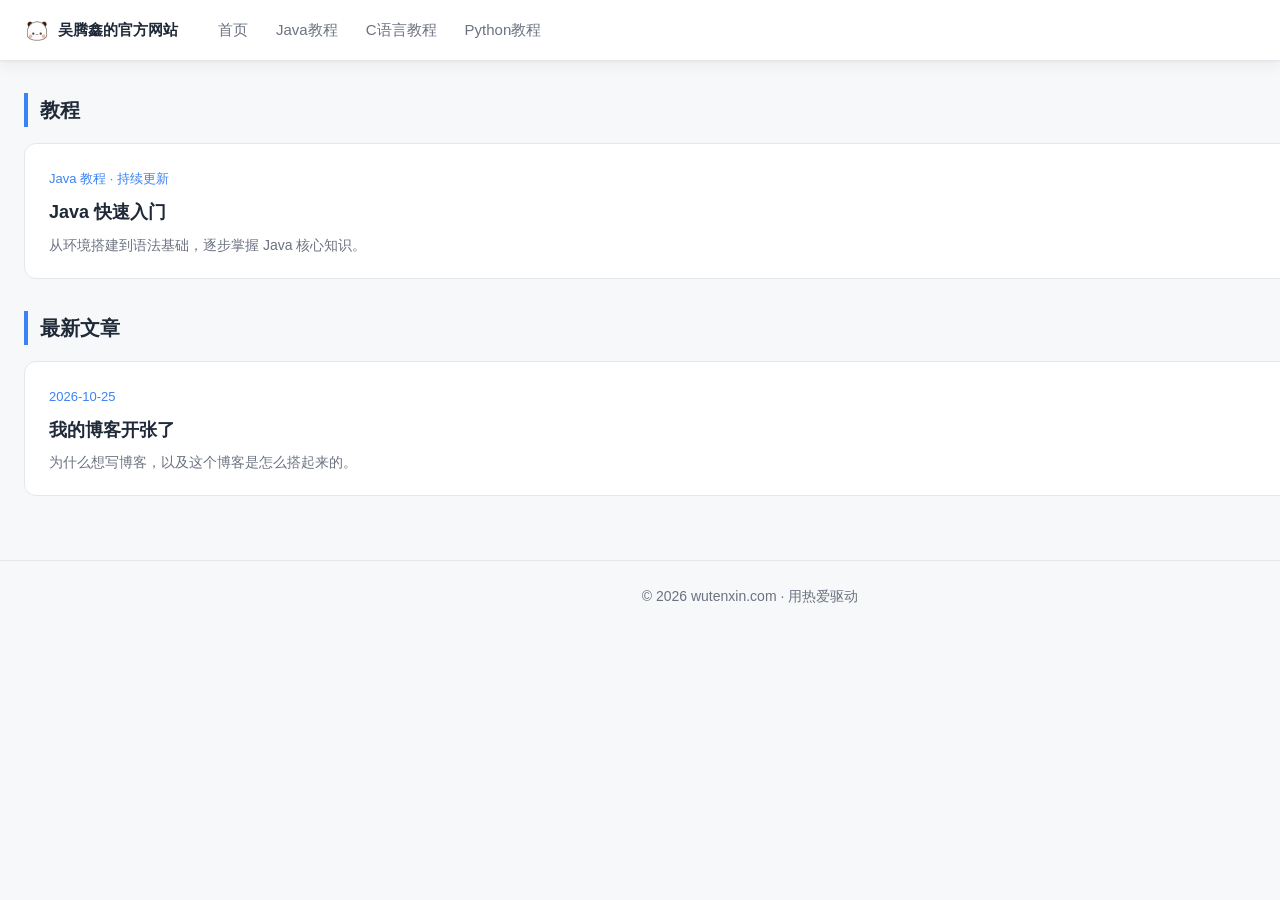
<file: index.html>
<!DOCTYPE html>
<html lang="zh-CN">
<head>
<meta charset="UTF-8">
<meta name="viewport" content="width=device-width, initial-scale=1.0">
<title>首页 - 吴腾鑫的官方网站</title>
<link rel="icon" type="image/png" href="3.png">
<link rel="stylesheet" href="css/style.css">
</head>
<body>
<header class="site-header">
  <div class="container">
    <a class="logo" href="index.html">
      <img class="logo-img" src="3.png" alt="一二头像 logo">
      <span>吴腾鑫的官方网站<span class="dot"></span></span>
    </a>
    <nav>
      <a href="index.html">首页</a>
      <a href="java/index.html">Java教程</a>
      <a href="#about">C语言教程</a>
      <a href="#about">Python教程</a>
    </nav>
  </div>
</header>

<main class="container">

  <section id="tutorials">
    <h2 class="section-title">教程</h2>
    <div class="post-list">
      <a class="post-card" href="java/index.html">
        <span class="post-date">Java 教程 · 持续更新</span>
        <h3>Java 快速入门</h3>
        <p>从环境搭建到语法基础，逐步掌握 Java 核心知识。</p>
      </a>
    </div>
  </section>
  <section id="posts">
    <h2 class="section-title">最新文章</h2>
    <div class="post-list">
      <a class="post-card" href="posts/hello-blog.html">
        <span class="post-date">2026-10-25</span>
        <h3>我的博客开张了</h3>
        <p>为什么想写博客，以及这个博客是怎么搭起来的。</p>
      </a>
    </div>
  </section>

  
</main>

<footer class="site-footer">
  <div class="container">© 2026 wutenxin.com · 用热爱驱动</div>
</footer>
</body>
</html>
</file>
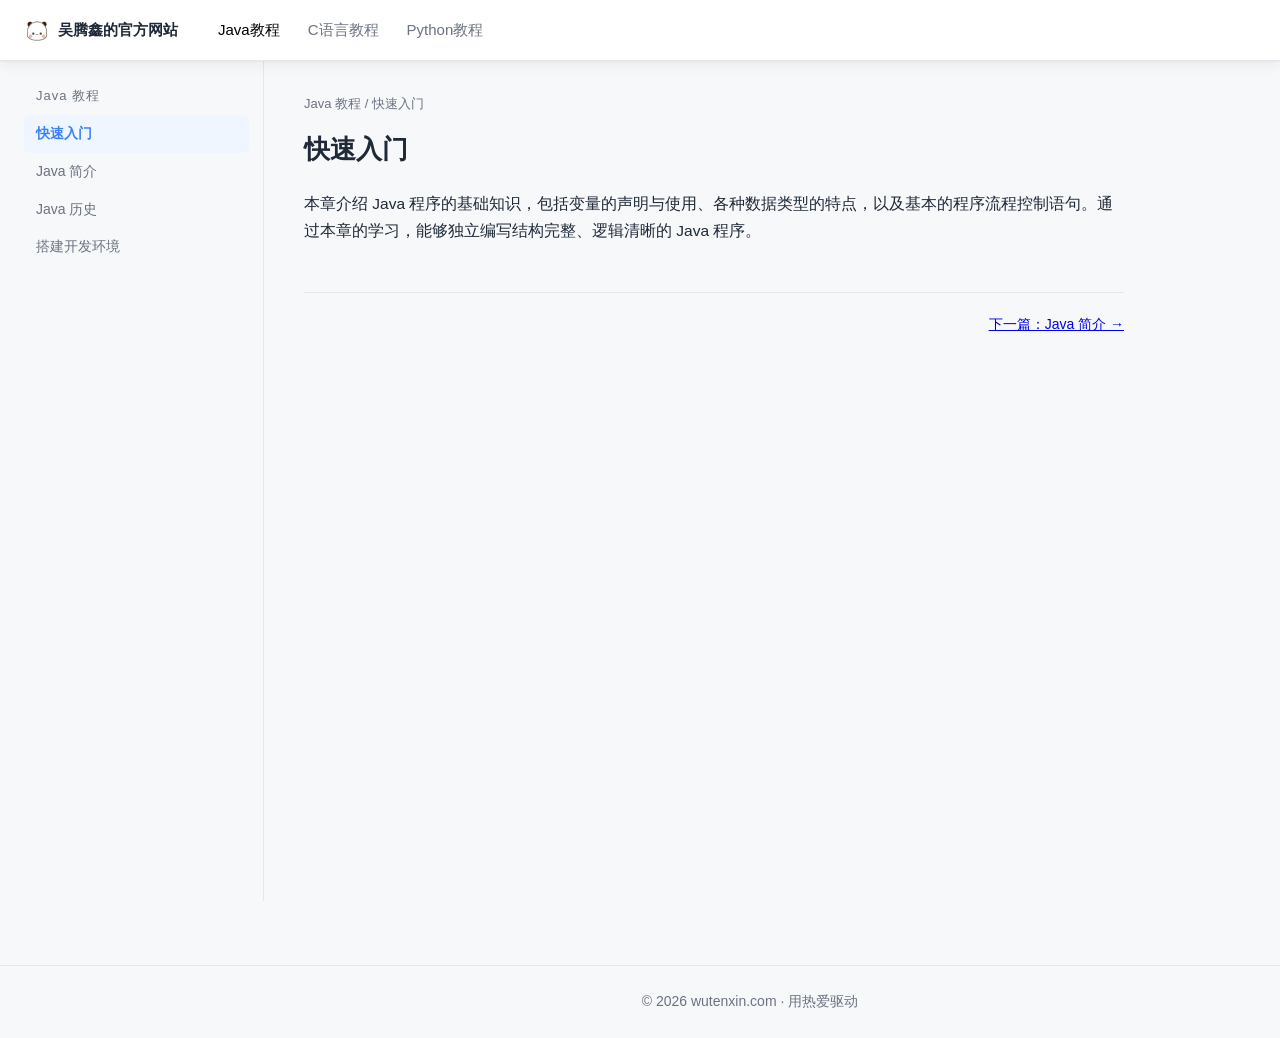
<file: java/index.html>
<!DOCTYPE html>
<html lang="zh-CN">
<head>
<meta charset="UTF-8">
<meta name="viewport" content="width=device-width, initial-scale=1.0">
<title>快速入门 - Java 教程 - 吴腾鑫的官方网站</title>
<link rel="icon" type="image/png" href="../3.png">
<link rel="stylesheet" href="../css/style.css">
</head>
<body>
<header class="site-header">
  <div class="container">
    <a class="logo" href="../index.html">
      <img class="logo-img" src="../3.png" alt="一二头像 logo">
      <span>吴腾鑫的官方网站<span class="dot"></span></span>
    </a>
    <nav>
      <a href="index.html" style="color:#000000">Java教程</a>
      <a href="../index.html#about">C语言教程</a>
      <a href="../index.html#about">Python教程</a>
    </nav>
  </div>
</header>

<div class="tutorial-wrap">
  <aside class="tutorial-nav">
    <h4>Java 教程</h4>
    <a href="index.html" class="active">快速入门</a>
    <a href="java-intro.html">Java 简介</a>
    <a href="java-history.html">Java 历史</a>
    <a href="env-setup.html">搭建开发环境</a>
  </aside>
  <article class="tutorial-main">
    <div class="crumb">Java 教程 / 快速入门</div>
    <h1>快速入门</h1>
<p>本章介绍 Java 程序的基础知识，包括变量的声明与使用、各种数据类型的特点，以及基本的程序流程控制语句。通过本章的学习，能够独立编写结构完整、逻辑清晰的 Java 程序。</p>
    <div class="pager">
<span></span>
<a href="java-intro.html">下一篇：Java 简介 →</a>
    </div>
  </article>
</div>

<footer class="site-footer">
  <div class="container">© 2026 wutenxin.com · 用热爱驱动</div>
</footer>
</body>
</html>
</file>
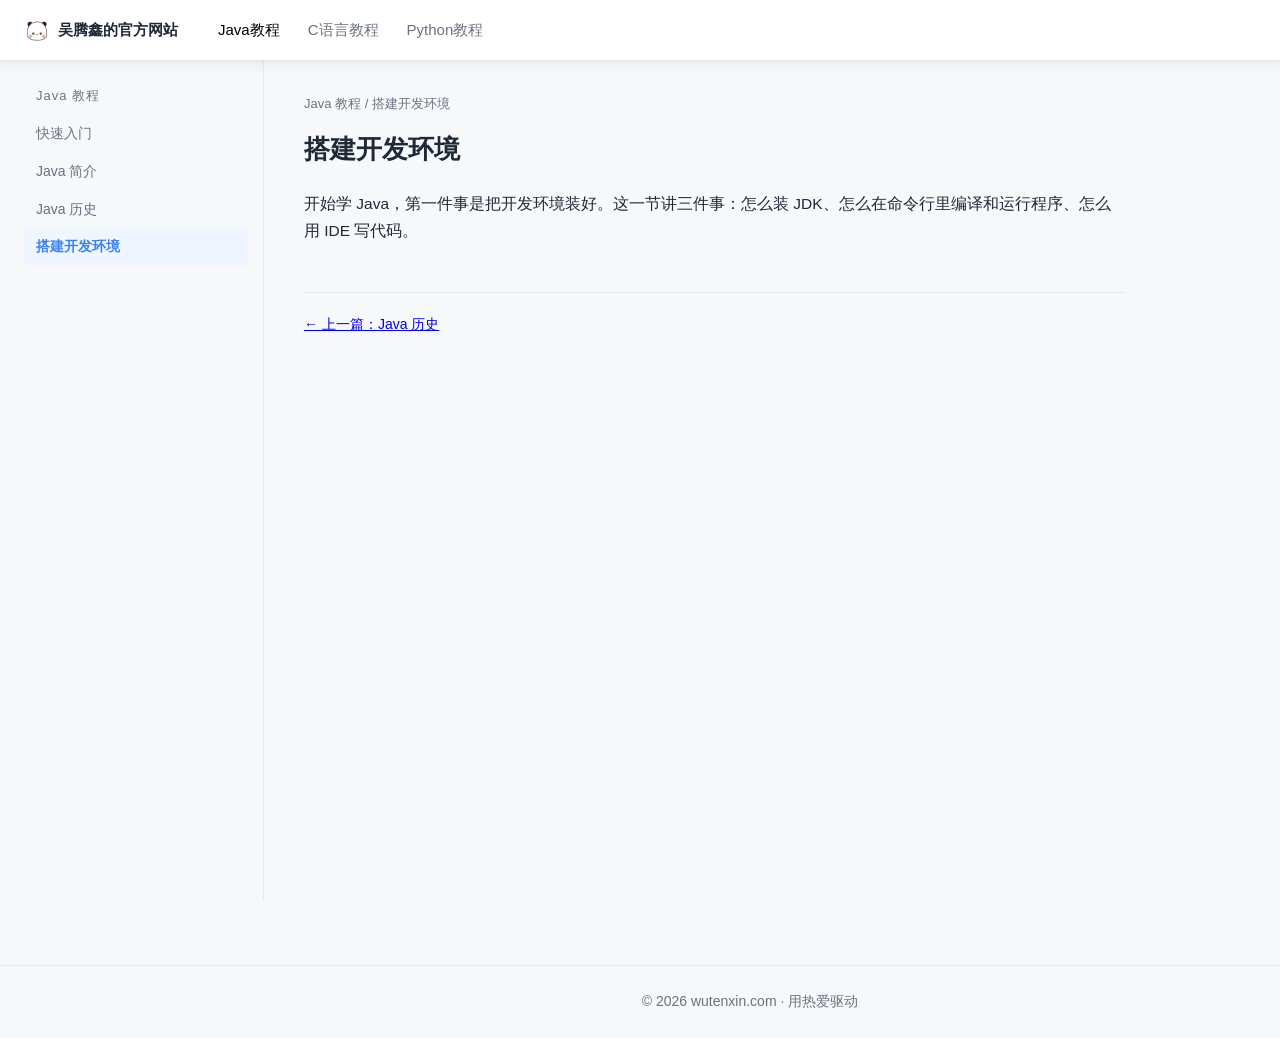
<file: java/env-setup.html>
<!DOCTYPE html>
<html lang="zh-CN">
<head>
<meta charset="UTF-8">
<meta name="viewport" content="width=device-width, initial-scale=1.0">
<title>搭建开发环境 - Java 教程 - 吴腾鑫的官方网站</title>
<link rel="icon" type="image/png" href="../3.png">
<link rel="stylesheet" href="../css/style.css">
</head>
<body>
<header class="site-header">
  <div class="container">
    <a class="logo" href="../index.html">
      <img class="logo-img" src="../3.png" alt="一二头像 logo">
      <span>吴腾鑫的官方网站<span class="dot"></span></span>
    </a>
    <nav>
      <a href="index.html" style="color:#000000">Java教程</a>
      <a href="../index.html#about">C语言教程</a>
      <a href="../index.html#about">Python教程</a>
    </nav>
  </div>
</header>

<div class="tutorial-wrap">
  <aside class="tutorial-nav">
    <h4>Java 教程</h4>
    <a href="index.html">快速入门</a>
    <a href="java-intro.html">Java 简介</a>
    <a href="java-history.html">Java 历史</a>
    <a href="env-setup.html" class="active">搭建开发环境</a>
  </aside>
  <article class="tutorial-main">
    <div class="crumb">Java 教程 / 搭建开发环境</div>
    <h1>搭建开发环境</h1>
<p>开始学 Java，第一件事是把开发环境装好。这一节讲三件事：怎么装 JDK、怎么在命令行里编译和运行程序、怎么用 IDE 写代码。</p>
    <div class="pager">
<a href="java-history.html">← 上一篇：Java 历史</a>
<span></span>
    </div>
  </article>
</div>

<footer class="site-footer">
  <div class="container">© 2026 wutenxin.com · 用热爱驱动</div>
</footer>
</body>
</html>
</file>
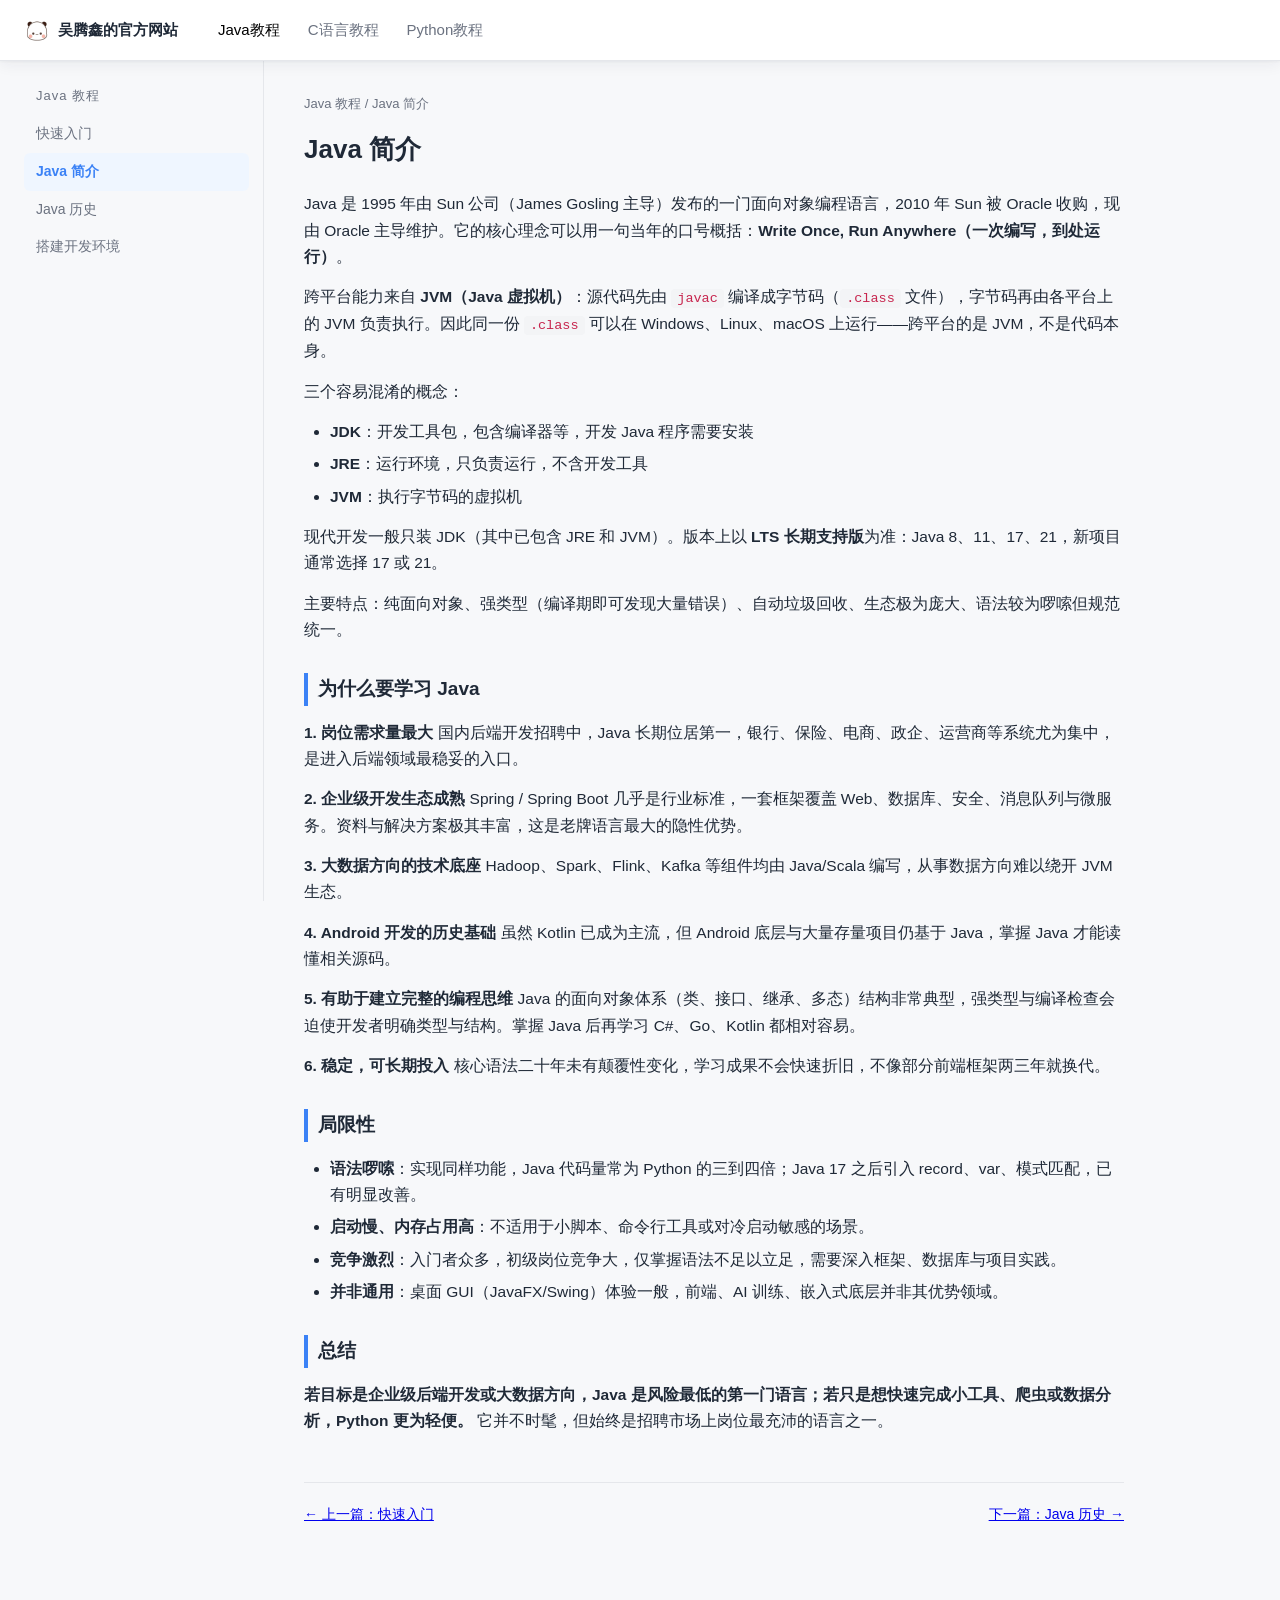
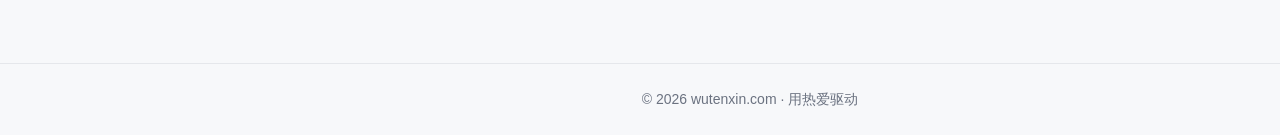
<file: java/java-intro.html>
<!DOCTYPE html>
<html lang="zh-CN">
<head>
<meta charset="UTF-8">
<meta name="viewport" content="width=device-width, initial-scale=1.0">
<title>Java 简介 - Java 教程 - 吴腾鑫的官方网站</title>
<link rel="icon" type="image/png" href="../3.png">
<link rel="stylesheet" href="../css/style.css">
</head>
<body>
<header class="site-header">
  <div class="container">
    <a class="logo" href="../index.html">
      <img class="logo-img" src="../3.png" alt="一二头像 logo">
      <span>吴腾鑫的官方网站<span class="dot"></span></span>
    </a>
    <nav>
      <a href="index.html" style="color:#000000">Java教程</a>
      <a href="../index.html#about">C语言教程</a>
      <a href="../index.html#about">Python教程</a>
    </nav>
  </div>
</header>

<div class="tutorial-wrap">
  <aside class="tutorial-nav">
    <h4>Java 教程</h4>
    <a href="index.html">快速入门</a>
    <a href="java-intro.html" class="active">Java 简介</a>
    <a href="java-history.html">Java 历史</a>
    <a href="env-setup.html">搭建开发环境</a>
  </aside>
  <article class="tutorial-main">
    <div class="crumb">Java 教程 / Java 简介</div>
    <h1>Java 简介</h1>
<p>Java 是 1995 年由 Sun 公司（James Gosling 主导）发布的一门面向对象编程语言，2010 年 Sun 被 Oracle 收购，现由 Oracle 主导维护。它的核心理念可以用一句当年的口号概括：<b>Write Once, Run Anywhere（一次编写，到处运行）</b>。</p>
<p>跨平台能力来自 <b>JVM（Java 虚拟机）</b>：源代码先由 <code>javac</code> 编译成字节码（<code>.class</code> 文件），字节码再由各平台上的 JVM 负责执行。因此同一份 <code>.class</code> 可以在 Windows、Linux、macOS 上运行——跨平台的是 JVM，不是代码本身。</p>
<p>三个容易混淆的概念：</p>
<ul><li><b>JDK</b>：开发工具包，包含编译器等，开发 Java 程序需要安装</li><li><b>JRE</b>：运行环境，只负责运行，不含开发工具</li><li><b>JVM</b>：执行字节码的虚拟机</li></ul>
<p>现代开发一般只装 JDK（其中已包含 JRE 和 JVM）。版本上以 <b>LTS 长期支持版</b>为准：Java 8、11、17、21，新项目通常选择 17 或 21。</p>
<p>主要特点：纯面向对象、强类型（编译期即可发现大量错误）、自动垃圾回收、生态极为庞大、语法较为啰嗦但规范统一。</p>
<h2>为什么要学习 Java</h2>
<p><b>1. 岗位需求量最大</b> 国内后端开发招聘中，Java 长期位居第一，银行、保险、电商、政企、运营商等系统尤为集中，是进入后端领域最稳妥的入口。</p>
<p><b>2. 企业级开发生态成熟</b> Spring / Spring Boot 几乎是行业标准，一套框架覆盖 Web、数据库、安全、消息队列与微服务。资料与解决方案极其丰富，这是老牌语言最大的隐性优势。</p>
<p><b>3. 大数据方向的技术底座</b> Hadoop、Spark、Flink、Kafka 等组件均由 Java/Scala 编写，从事数据方向难以绕开 JVM 生态。</p>
<p><b>4. Android 开发的历史基础</b> 虽然 Kotlin 已成为主流，但 Android 底层与大量存量项目仍基于 Java，掌握 Java 才能读懂相关源码。</p>
<p><b>5. 有助于建立完整的编程思维</b> Java 的面向对象体系（类、接口、继承、多态）结构非常典型，强类型与编译检查会迫使开发者明确类型与结构。掌握 Java 后再学习 C#、Go、Kotlin 都相对容易。</p>
<p><b>6. 稳定，可长期投入</b> 核心语法二十年未有颠覆性变化，学习成果不会快速折旧，不像部分前端框架两三年就换代。</p>
<h2>局限性</h2>
<ul><li><b>语法啰嗦</b>：实现同样功能，Java 代码量常为 Python 的三到四倍；Java 17 之后引入 record、var、模式匹配，已有明显改善。</li><li><b>启动慢、内存占用高</b>：不适用于小脚本、命令行工具或对冷启动敏感的场景。</li><li><b>竞争激烈</b>：入门者众多，初级岗位竞争大，仅掌握语法不足以立足，需要深入框架、数据库与项目实践。</li><li><b>并非通用</b>：桌面 GUI（JavaFX/Swing）体验一般，前端、AI 训练、嵌入式底层并非其优势领域。</li></ul>
<h2>总结</h2>
<p><b>若目标是企业级后端开发或大数据方向，Java 是风险最低的第一门语言；若只是想快速完成小工具、爬虫或数据分析，Python 更为轻便。</b> 它并不时髦，但始终是招聘市场上岗位最充沛的语言之一。</p>
    <div class="pager">
<a href="index.html">← 上一篇：快速入门</a>
<a href="java-history.html">下一篇：Java 历史 →</a>
    </div>
  </article>
</div>

<footer class="site-footer">
  <div class="container">© 2026 wutenxin.com · 用热爱驱动</div>
</footer>
</body>
</html>
</file>
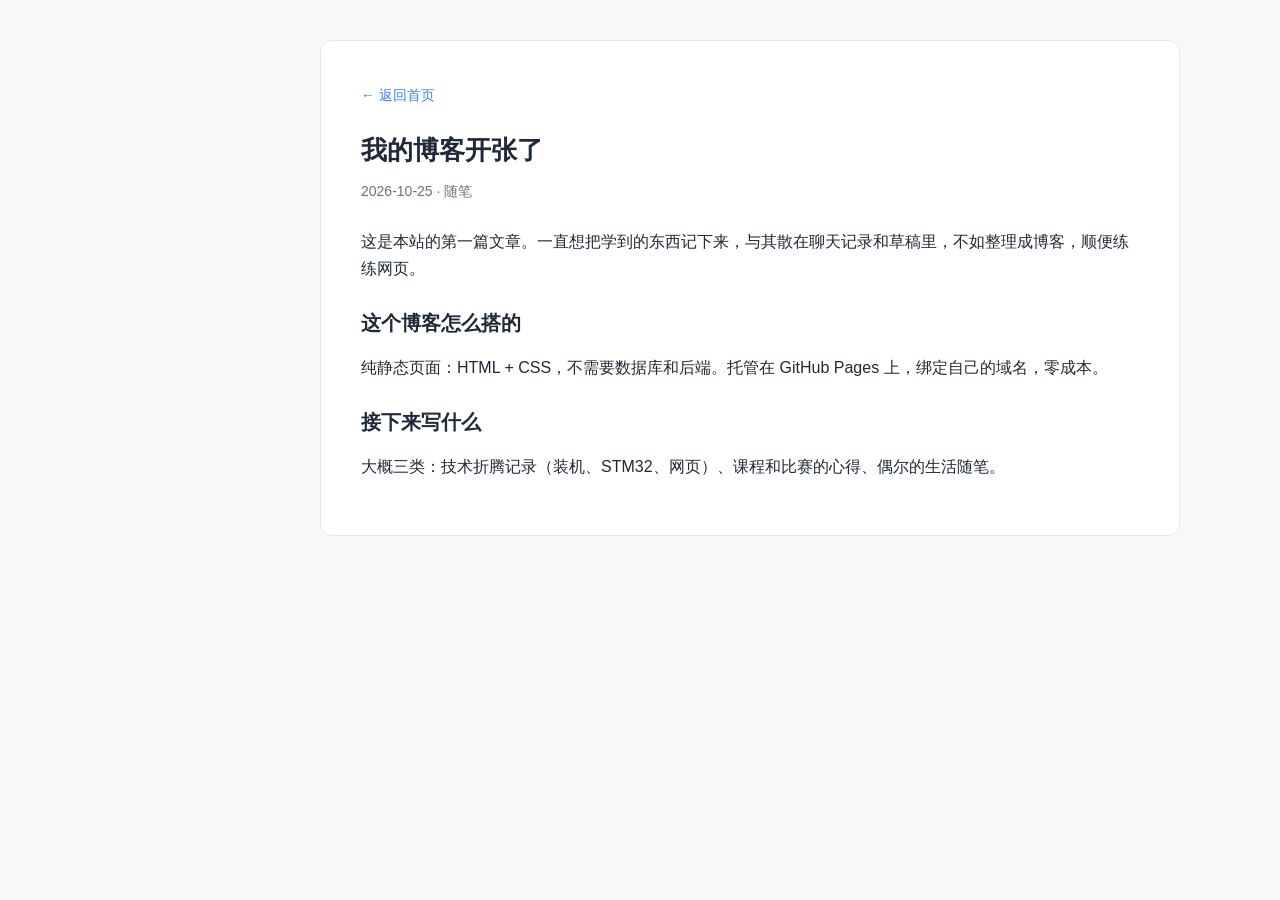
<file: posts/hello-blog.html>
<!DOCTYPE html>
<html lang="zh-CN">
<head>
<meta charset="UTF-8">
<meta name="viewport" content="width=device-width, initial-scale=1.0">
<title>我的博客开张了 | wutenxin.com</title>
<link rel="stylesheet" href="../css/style.css">
</head>
<body>
<main class="container">
<article class="post">
<a class="back" href="../index.html">← 返回首页</a>
<h1>我的博客开张了</h1>
<div class="meta">2026-10-25 · 随笔</div>
<p>这是本站的第一篇文章。一直想把学到的东西记下来，与其散在聊天记录和草稿里，不如整理成博客，顺便练练网页。</p>
<h2>这个博客怎么搭的</h2>
<p>纯静态页面：HTML + CSS，不需要数据库和后端。托管在 GitHub Pages 上，绑定自己的域名，零成本。</p>
<h2>接下来写什么</h2>
<p>大概三类：技术折腾记录（装机、STM32、网页）、课程和比赛的心得、偶尔的生活随笔。</p>
</article>
</main>
</body>
</html>
</file>
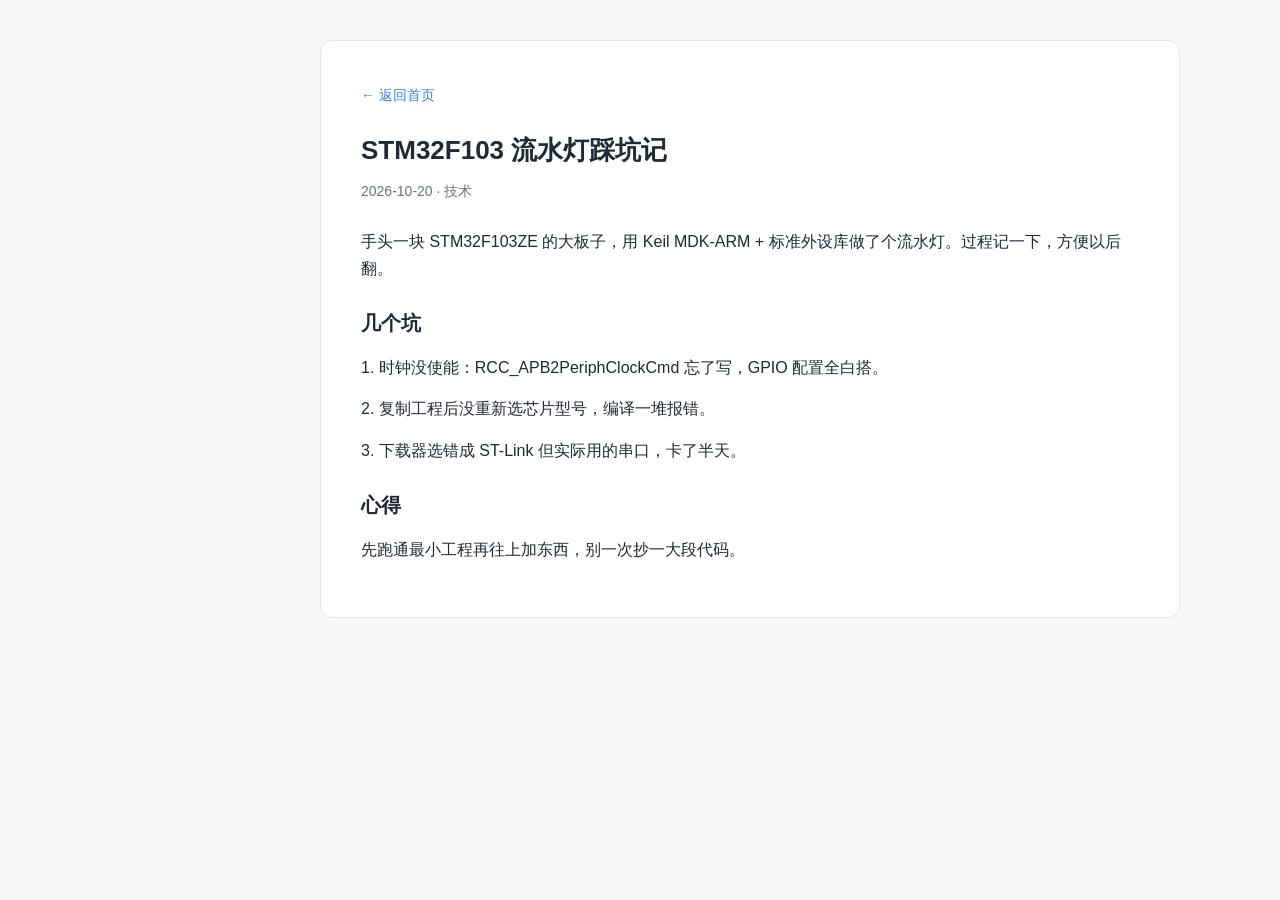
<file: posts/stm32-led.html>
<!DOCTYPE html>
<html lang="zh-CN">
<head>
<meta charset="UTF-8">
<meta name="viewport" content="width=device-width, initial-scale=1.0">
<title>STM32F103 流水灯踩坑记 | wutenxin.com</title>
<link rel="stylesheet" href="../css/style.css">
</head>
<body>
<main class="container">
<article class="post">
<a class="back" href="../index.html">← 返回首页</a>
<h1>STM32F103 流水灯踩坑记</h1>
<div class="meta">2026-10-20 · 技术</div>
<p>手头一块 STM32F103ZE 的大板子，用 Keil MDK-ARM + 标准外设库做了个流水灯。过程记一下，方便以后翻。</p>
<h2>几个坑</h2>
<p>1. 时钟没使能：RCC_APB2PeriphClockCmd 忘了写，GPIO 配置全白搭。</p>
<p>2. 复制工程后没重新选芯片型号，编译一堆报错。</p>
<p>3. 下载器选错成 ST-Link 但实际用的串口，卡了半天。</p>
<h2>心得</h2>
<p>先跑通最小工程再往上加东西，别一次抄一大段代码。</p>
</article>
</main>
</body>
</html>
</file>
<file: css/style.css>
:root {
  --bg: #f7f8fa;
  --card: #ffffff;
  --ink: #1f2937;
  --muted: #6b7280;
  --accent: #3b82f6;
  --line: #e5e7eb;
}

* { margin: 0; padding: 0; box-sizing: border-box; }

body {
  font-family: "Microsoft YaHei", "PingFang SC", sans-serif;
  background: var(--bg);
  color: var(--ink);
  line-height: 1.7;
}

.container { width: 1500px; margin: 0 auto; padding: 0 24px; }

.site-header {
  
  background: var(--card);
  border-bottom: 1px solid var(--line);
  position: sticky;
  top: 0;
  z-index: 10;
  box-shadow: 0 1px 2px rgba(31, 41, 55, .04),
              0 4px 14px rgba(31, 41, 55, .06);
}

.site-header .container {
  display: flex;
  align-items: center;
  height: 60px;
}

.logo {
  display: flex;
  align-items: center;
  gap: 8px;
  font-size: 15px;
  font-weight: 700;
  color: var(--ink);
  text-decoration: none;
  margin-right: 40px;
}

.logo-img {
  width: 26px;
  height: 26px;
  display: block;
  object-fit: contain;
  border-radius: 50%;
}

.logo .dot { color: var(--accent); }

nav { display: flex; gap: 28px; }

nav a {
  color: var(--muted);
  text-decoration: none;
  font-size: 15px;
}

nav a:hover { color: var(--accent); }

.hero { padding: 64px 0 40px; }
.hero h1 { font-size: 32px; margin-bottom: 12px; }
.hero p { color: var(--muted); font-size: 17px; }

.section-title {
  font-size: 20px;
  margin: 32px 0 16px;
  padding-left: 12px;
  border-left: 4px solid var(--accent);
}

.post-list { display: grid; gap: 16px; }

.post-card {
  display: block;
  background: var(--card);
  border: 1px solid var(--line);
  border-radius: 12px;
  padding: 20px 24px;
  text-decoration: none;
  color: var(--ink);
  transition: box-shadow .2s, transform .2s;
}

.post-card:hover {
  box-shadow: 0 6px 24px rgba(0, 0, 0, .08);
  transform: translateY(-2px);
}

.post-date { font-size: 13px; color: var(--accent); }
.post-card h3 { margin: 6px 0; font-size: 18px; }
.post-card p { color: var(--muted); font-size: 14px; }

.about-card {
  background: var(--card);
  border: 1px solid var(--line);
  border-radius: 12px;
  padding: 24px;
  color: var(--muted);
}

.site-footer {
  margin-top: 64px;
  padding: 24px 0;
  border-top: 1px solid var(--line);
  color: var(--muted);
  font-size: 14px;
  text-align: center;
}

article.post {
  background: var(--card);
  border: 1px solid var(--line);
  border-radius: 12px;
  padding: 40px;
  margin: 40px auto;
  max-width: 860px;
}

article.post h1 { font-size: 26px; margin-bottom: 8px; }
article.post .meta { color: var(--muted); font-size: 14px; margin-bottom: 24px; }
article.post p { margin: 14px 0; }
article.post h2 { font-size: 20px; margin: 24px 0 8px; }

.back {
  display: inline-block;
  margin-bottom: 20px;
  color: var(--accent);
  text-decoration: none;
  font-size: 14px;
}

/* ===== Java 教程（左侧目录 + 右侧正文） ===== */
.tutorial-wrap {
  display: flex;
  max-width: 1500px;
  margin: 0 auto;
  padding: 0 24px;
  align-items: flex-start;
}

.tutorial-nav {
  width: 240px;
  flex-shrink: 0;
  border-right: 1px solid var(--line);
  padding: 24px 14px 48px 0;
  position: sticky;
  top: 60px;
  height: calc(100vh - 60px);
  overflow-y: auto;
}

.tutorial-nav h4 {
  font-size: 13px;
  color: var(--muted);
  font-weight: 400;
  padding: 0 12px 8px;
  letter-spacing: 1px;
}

.tutorial-nav a {
  display: block;
  padding: 7px 12px;
  font-size: 14px;
  color: var(--muted);
  text-decoration: none;
  border-radius: 6px;
}

.tutorial-nav a:hover { background: #f3f4f6; color: var(--ink); }

.tutorial-nav a.active {
  background: #eff6ff;
  color: var(--accent);
  font-weight: 600;
}

.tutorial-main {
  flex: 1;
  min-width: 0;
  max-width: 860px;
  padding: 32px 0 72px 40px;
}

.tutorial-main .crumb {
  font-size: 13px;
  color: var(--muted);
  margin-bottom: 12px;
}

.tutorial-main h1 { font-size: 26px; margin-bottom: 20px; }

.tutorial-main h2 {
  font-size: 19px;
  margin: 30px 0 12px;
  padding-left: 10px;
  border-left: 4px solid var(--accent);
}

.tutorial-main h3 { font-size: 16px; margin: 22px 0 10px; }
.tutorial-main p { margin: 14px 0; font-size: 15.5px; }
.tutorial-main ul, .tutorial-main ol { margin: 14px 0 14px 26px; font-size: 15.5px; }
.tutorial-main li { margin-bottom: 6px; }

.tutorial-main code {
  background: #f3f4f6;
  color: #c7254e;
  padding: 2px 6px;
  border-radius: 4px;
  font-family: Consolas, Menlo, monospace;
  font-size: 13.5px;
}

.tutorial-main pre {
  background: #282c34;
  color: #e6e6e6;
  padding: 16px 20px;
  border-radius: 8px;
  overflow-x: auto;
  margin: 16px 0 20px;
  line-height: 1.55;
}

.tutorial-main pre code {
  background: none;
  color: inherit;
  padding: 0;
  font-size: 13.5px;
}

.tutorial-main blockquote {
  border-left: 4px solid #dfe2e5;
  background: #fafafa;
  padding: 10px 18px;
  margin: 16px 0;
  color: #666;
  font-size: 15px;
}

.tutorial-main table {
  border-collapse: collapse;
  margin: 16px 0 20px;
  font-size: 14.5px;
}

.tutorial-main th, .tutorial-main td {
  border: 1px solid var(--line);
  padding: 8px 16px;
}

.tutorial-main th { background: #f7f8fa; }

.tutorial-main .pager {
  display: flex;
  justify-content: space-between;
  margin-top: 48px;
  padding-top: 20px;
  border-top: 1px solid var(--line);
  font-size: 14px;
}

@media (max-width: 820px) {
  .tutorial-wrap { display: block; }
  .tutorial-nav {
    width: auto;
    position: static;
    height: auto;
    border-right: none;
    border-bottom: 1px solid var(--line);
    padding: 16px 0;
  }
  .tutorial-main { padding: 24px 0 56px; }
}
</file>
